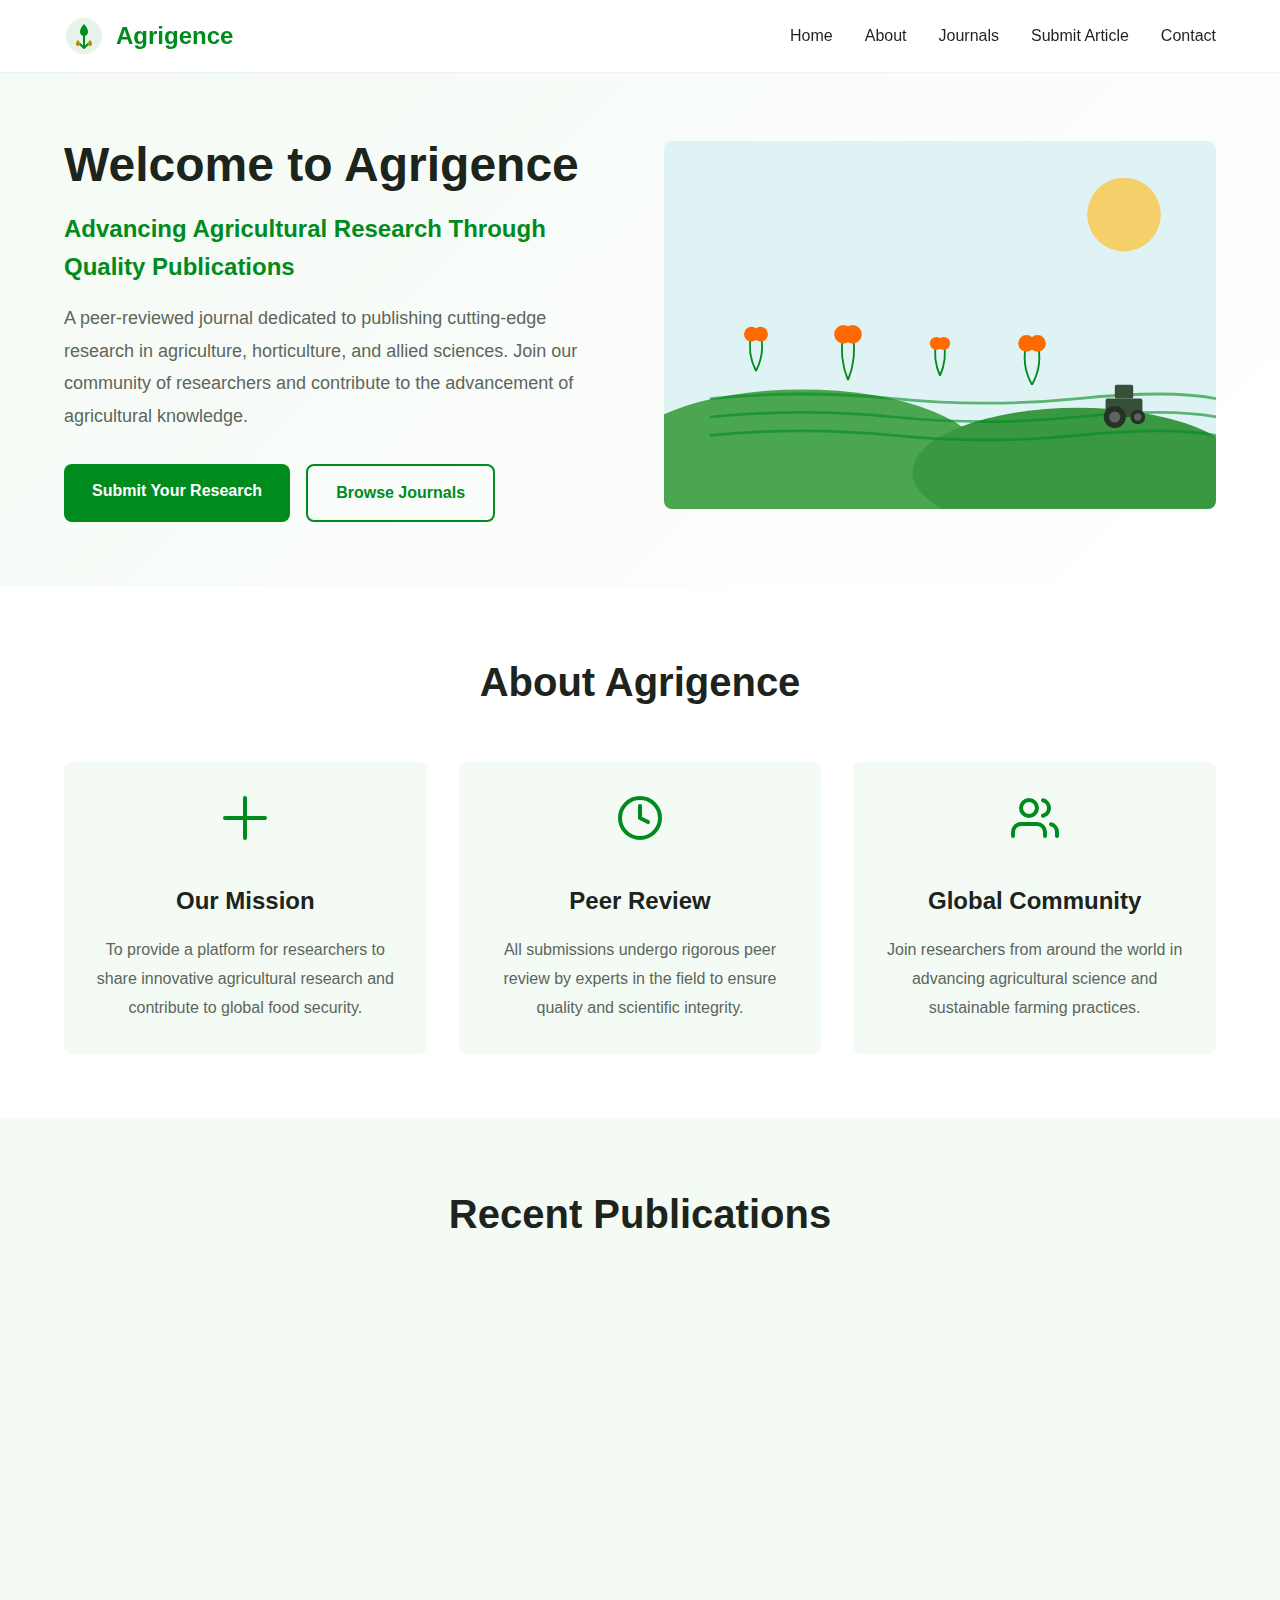
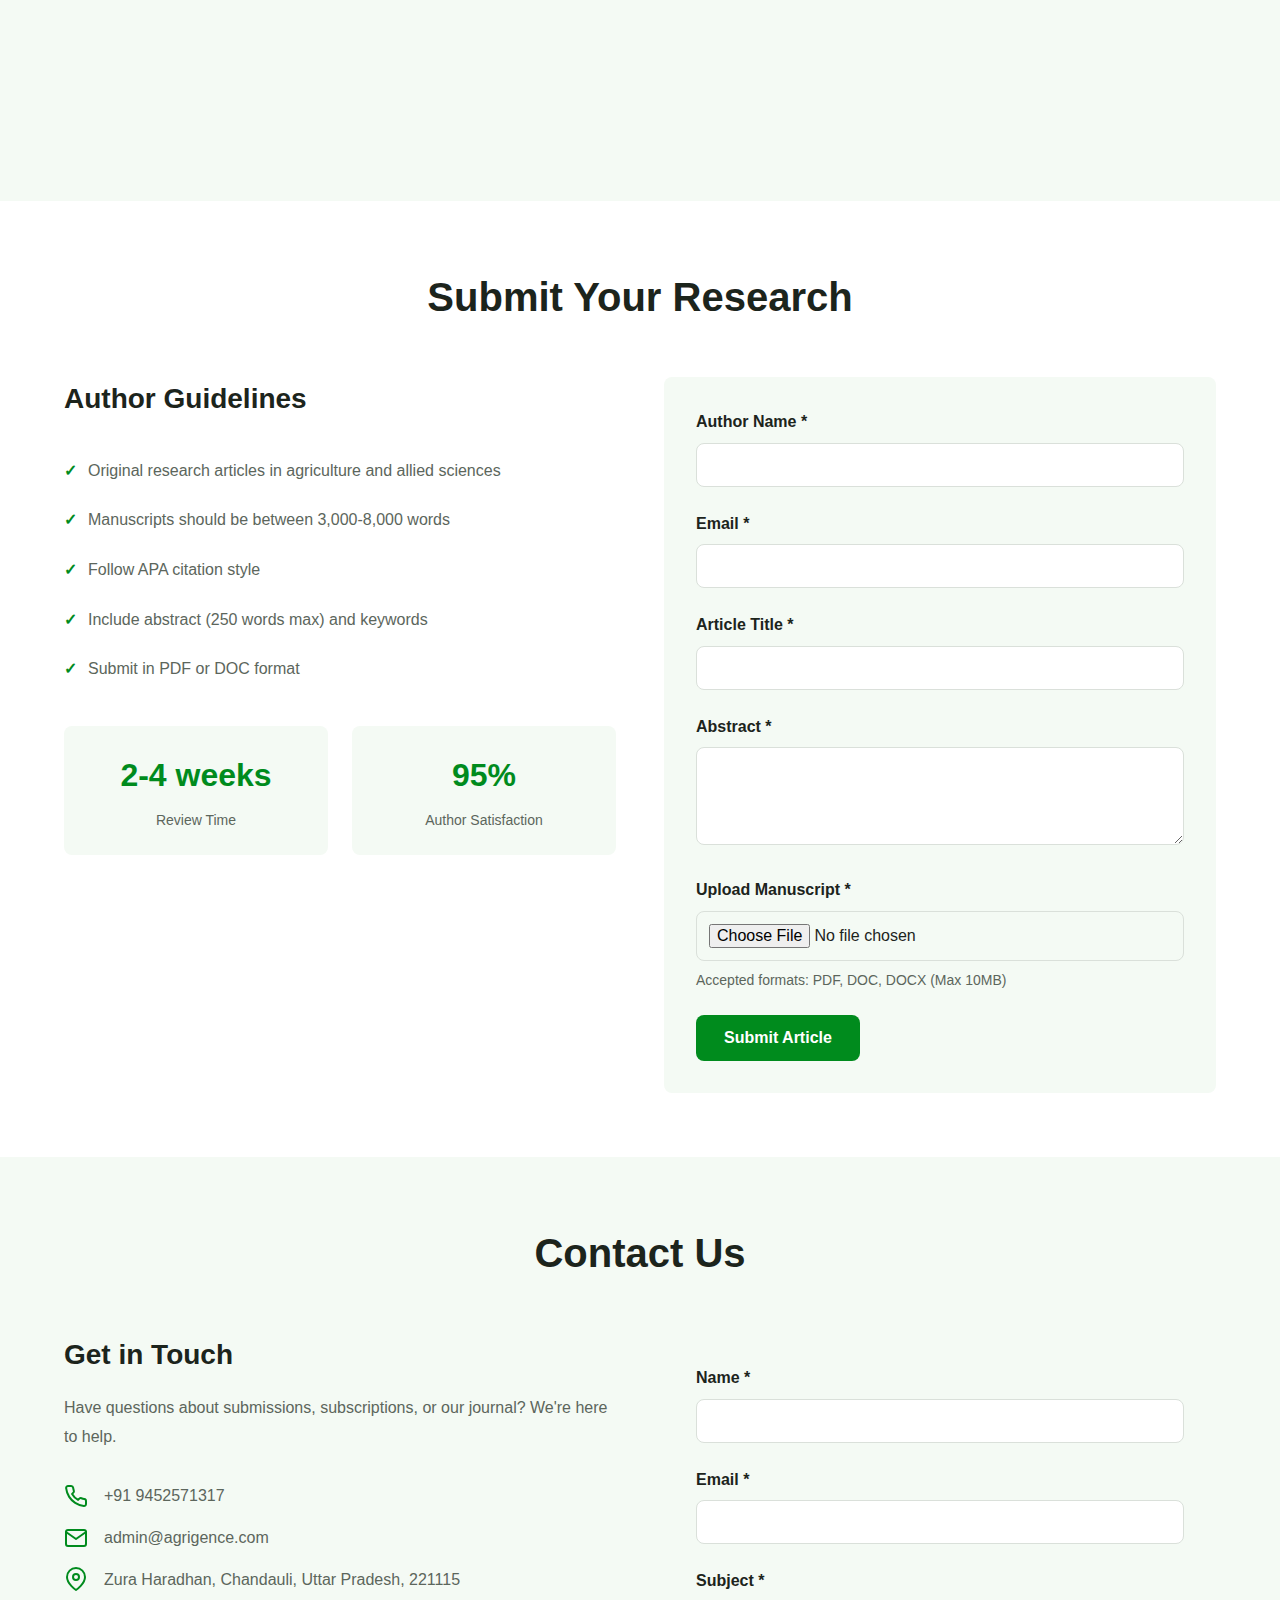
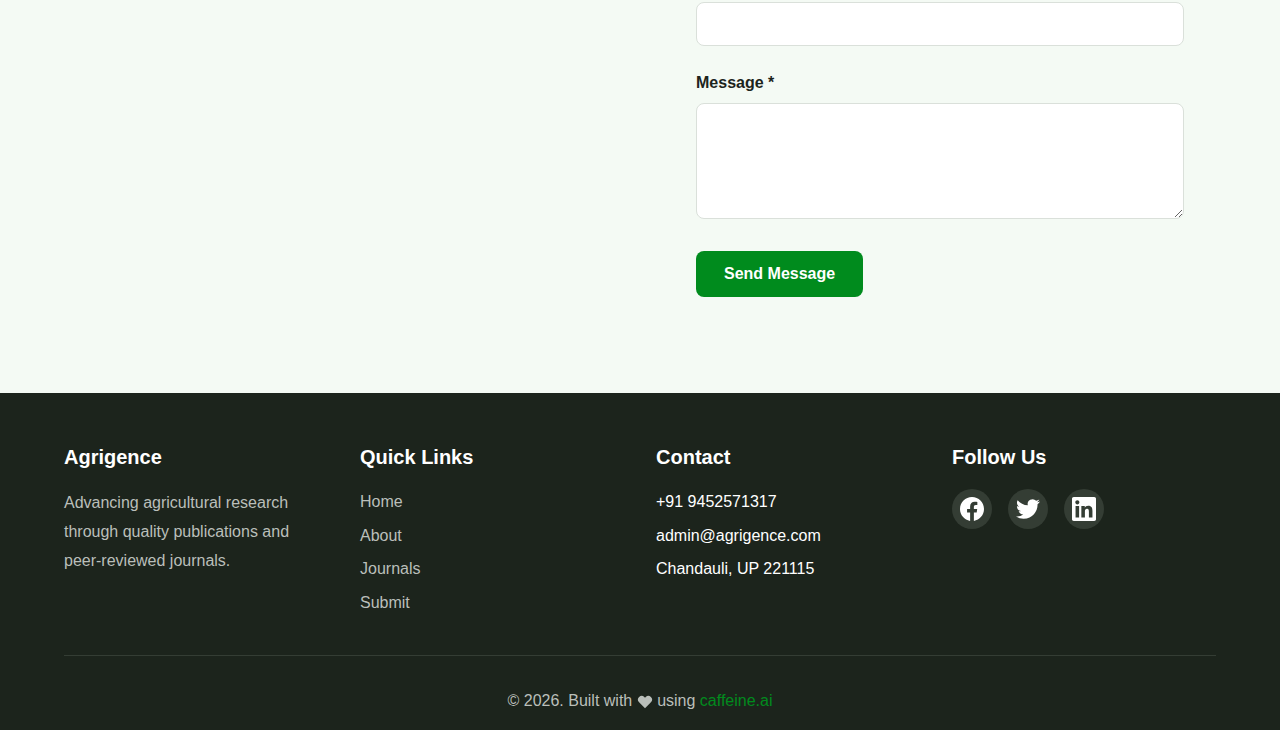
<file: src/frontend/offline-bundle/index.html>
<!DOCTYPE html>
<html lang="en">
<head>
    <meta charset="UTF-8">
    <meta name="viewport" content="width=device-width, initial-scale=1.0">
    <meta name="description" content="Agrigence - Agricultural Research Journal Platform">
    <title>Agrigence - Agricultural Research Journal</title>
    <link rel="stylesheet" href="./css/styles.css">
</head>
<body>
    <!-- Header -->
    <header class="header">
        <div class="container">
            <div class="header-content">
                <div class="logo">
                    <img src="./images/logo.svg" alt="Agrigence Logo" class="logo-image">
                    <span class="logo-text">Agrigence</span>
                </div>
                <nav class="nav" id="mainNav">
                    <ul class="nav-list">
                        <li><a href="#home" class="nav-link">Home</a></li>
                        <li><a href="#about" class="nav-link">About</a></li>
                        <li><a href="#journals" class="nav-link">Journals</a></li>
                        <li><a href="#submit" class="nav-link">Submit Article</a></li>
                        <li><a href="#contact" class="nav-link">Contact</a></li>
                    </ul>
                </nav>
                <button class="mobile-menu-toggle" id="mobileMenuToggle" aria-label="Toggle menu">
                    <span class="hamburger"></span>
                </button>
            </div>
        </div>
    </header>

    <!-- Hero Section -->
    <main>
        <section id="home" class="hero">
            <div class="container">
                <div class="hero-content">
                    <div class="hero-text">
                        <h1 class="hero-title">Welcome to Agrigence</h1>
                        <p class="hero-subtitle">Advancing Agricultural Research Through Quality Publications</p>
                        <p class="hero-description">
                            A peer-reviewed journal dedicated to publishing cutting-edge research in agriculture, 
                            horticulture, and allied sciences. Join our community of researchers and contribute 
                            to the advancement of agricultural knowledge.
                        </p>
                        <div class="hero-actions">
                            <a href="#submit" class="btn btn-primary">Submit Your Research</a>
                            <a href="#journals" class="btn btn-secondary">Browse Journals</a>
                        </div>
                    </div>
                    <div class="hero-image">
                        <img src="./images/hero-illustration.svg" alt="Agricultural Research Illustration">
                    </div>
                </div>
            </div>
        </section>

        <!-- About Section -->
        <section id="about" class="about">
            <div class="container">
                <h2 class="section-title">About Agrigence</h2>
                <div class="about-grid">
                    <div class="about-card">
                        <div class="about-icon">
                            <svg xmlns="http://www.w3.org/2000/svg" width="48" height="48" viewBox="0 0 24 24" fill="none" stroke="currentColor" stroke-width="2" stroke-linecap="round" stroke-linejoin="round">
                                <path d="M12 2v20M2 12h20"/>
                            </svg>
                        </div>
                        <h3>Our Mission</h3>
                        <p>To provide a platform for researchers to share innovative agricultural research and contribute to global food security.</p>
                    </div>
                    <div class="about-card">
                        <div class="about-icon">
                            <svg xmlns="http://www.w3.org/2000/svg" width="48" height="48" viewBox="0 0 24 24" fill="none" stroke="currentColor" stroke-width="2" stroke-linecap="round" stroke-linejoin="round">
                                <circle cx="12" cy="12" r="10"/>
                                <polyline points="12 6 12 12 16 14"/>
                            </svg>
                        </div>
                        <h3>Peer Review</h3>
                        <p>All submissions undergo rigorous peer review by experts in the field to ensure quality and scientific integrity.</p>
                    </div>
                    <div class="about-card">
                        <div class="about-icon">
                            <svg xmlns="http://www.w3.org/2000/svg" width="48" height="48" viewBox="0 0 24 24" fill="none" stroke="currentColor" stroke-width="2" stroke-linecap="round" stroke-linejoin="round">
                                <path d="M17 21v-2a4 4 0 0 0-4-4H5a4 4 0 0 0-4 4v2"/>
                                <circle cx="9" cy="7" r="4"/>
                                <path d="M23 21v-2a4 4 0 0 0-3-3.87"/>
                                <path d="M16 3.13a4 4 0 0 1 0 7.75"/>
                            </svg>
                        </div>
                        <h3>Global Community</h3>
                        <p>Join researchers from around the world in advancing agricultural science and sustainable farming practices.</p>
                    </div>
                </div>
            </div>
        </section>

        <!-- Journals Section -->
        <section id="journals" class="journals">
            <div class="container">
                <h2 class="section-title">Recent Publications</h2>
                <div class="journals-grid">
                    <article class="journal-card">
                        <div class="journal-image">
                            <img src="./images/journal-placeholder.svg" alt="Journal Cover">
                        </div>
                        <div class="journal-content">
                            <span class="journal-date">Volume 1, Issue 1 - 2024</span>
                            <h3>Sustainable Farming Practices</h3>
                            <p>Research on innovative sustainable farming techniques and their impact on crop yield and soil health.</p>
                            <a href="#" class="journal-link">Read More →</a>
                        </div>
                    </article>
                    <article class="journal-card">
                        <div class="journal-image">
                            <img src="./images/journal-placeholder.svg" alt="Journal Cover">
                        </div>
                        <div class="journal-content">
                            <span class="journal-date">Volume 1, Issue 2 - 2024</span>
                            <h3>Climate-Resilient Crops</h3>
                            <p>Studies on developing and cultivating crops that can withstand changing climate conditions.</p>
                            <a href="#" class="journal-link">Read More →</a>
                        </div>
                    </article>
                    <article class="journal-card">
                        <div class="journal-image">
                            <img src="./images/journal-placeholder.svg" alt="Journal Cover">
                        </div>
                        <div class="journal-content">
                            <span class="journal-date">Volume 1, Issue 3 - 2024</span>
                            <h3>Precision Agriculture</h3>
                            <p>Exploring the use of technology and data analytics in modern agricultural practices.</p>
                            <a href="#" class="journal-link">Read More →</a>
                        </div>
                    </article>
                </div>
            </div>
        </section>

        <!-- Submit Section -->
        <section id="submit" class="submit">
            <div class="container">
                <h2 class="section-title">Submit Your Research</h2>
                <div class="submit-content">
                    <div class="submit-info">
                        <h3>Author Guidelines</h3>
                        <ul class="guidelines-list">
                            <li>Original research articles in agriculture and allied sciences</li>
                            <li>Manuscripts should be between 3,000-8,000 words</li>
                            <li>Follow APA citation style</li>
                            <li>Include abstract (250 words max) and keywords</li>
                            <li>Submit in PDF or DOC format</li>
                        </ul>
                        <div class="submit-stats">
                            <div class="stat">
                                <span class="stat-number">2-4 weeks</span>
                                <span class="stat-label">Review Time</span>
                            </div>
                            <div class="stat">
                                <span class="stat-number">95%</span>
                                <span class="stat-label">Author Satisfaction</span>
                            </div>
                        </div>
                    </div>
                    <form class="submit-form" id="submitForm">
                        <div class="form-group">
                            <label for="authorName">Author Name *</label>
                            <input type="text" id="authorName" name="authorName" required>
                        </div>
                        <div class="form-group">
                            <label for="email">Email *</label>
                            <input type="email" id="email" name="email" required>
                        </div>
                        <div class="form-group">
                            <label for="title">Article Title *</label>
                            <input type="text" id="title" name="title" required>
                        </div>
                        <div class="form-group">
                            <label for="abstract">Abstract *</label>
                            <textarea id="abstract" name="abstract" rows="4" required></textarea>
                        </div>
                        <div class="form-group">
                            <label for="file">Upload Manuscript *</label>
                            <input type="file" id="file" name="file" accept=".pdf,.doc,.docx" required>
                            <small>Accepted formats: PDF, DOC, DOCX (Max 10MB)</small>
                        </div>
                        <button type="submit" class="btn btn-primary">Submit Article</button>
                    </form>
                </div>
            </div>
        </section>

        <!-- Contact Section -->
        <section id="contact" class="contact">
            <div class="container">
                <h2 class="section-title">Contact Us</h2>
                <div class="contact-grid">
                    <div class="contact-info">
                        <h3>Get in Touch</h3>
                        <p>Have questions about submissions, subscriptions, or our journal? We're here to help.</p>
                        <div class="contact-details">
                            <div class="contact-item">
                                <svg xmlns="http://www.w3.org/2000/svg" width="24" height="24" viewBox="0 0 24 24" fill="none" stroke="currentColor" stroke-width="2" stroke-linecap="round" stroke-linejoin="round">
                                    <path d="M22 16.92v3a2 2 0 0 1-2.18 2 19.79 19.79 0 0 1-8.63-3.07 19.5 19.5 0 0 1-6-6 19.79 19.79 0 0 1-3.07-8.67A2 2 0 0 1 4.11 2h3a2 2 0 0 1 2 1.72 12.84 12.84 0 0 0 .7 2.81 2 2 0 0 1-.45 2.11L8.09 9.91a16 16 0 0 0 6 6l1.27-1.27a2 2 0 0 1 2.11-.45 12.84 12.84 0 0 0 2.81.7A2 2 0 0 1 22 16.92z"/>
                                </svg>
                                <span>+91 9452571317</span>
                            </div>
                            <div class="contact-item">
                                <svg xmlns="http://www.w3.org/2000/svg" width="24" height="24" viewBox="0 0 24 24" fill="none" stroke="currentColor" stroke-width="2" stroke-linecap="round" stroke-linejoin="round">
                                    <path d="M4 4h16c1.1 0 2 .9 2 2v12c0 1.1-.9 2-2 2H4c-1.1 0-2-.9-2-2V6c0-1.1.9-2 2-2z"/>
                                    <polyline points="22,6 12,13 2,6"/>
                                </svg>
                                <span>admin@agrigence.com</span>
                            </div>
                            <div class="contact-item">
                                <svg xmlns="http://www.w3.org/2000/svg" width="24" height="24" viewBox="0 0 24 24" fill="none" stroke="currentColor" stroke-width="2" stroke-linecap="round" stroke-linejoin="round">
                                    <path d="M21 10c0 7-9 13-9 13s-9-6-9-13a9 9 0 0 1 18 0z"/>
                                    <circle cx="12" cy="10" r="3"/>
                                </svg>
                                <span>Zura Haradhan, Chandauli, Uttar Pradesh, 221115</span>
                            </div>
                        </div>
                    </div>
                    <form class="contact-form" id="contactForm">
                        <div class="form-group">
                            <label for="contactName">Name *</label>
                            <input type="text" id="contactName" name="contactName" required>
                        </div>
                        <div class="form-group">
                            <label for="contactEmail">Email *</label>
                            <input type="email" id="contactEmail" name="contactEmail" required>
                        </div>
                        <div class="form-group">
                            <label for="subject">Subject *</label>
                            <input type="text" id="subject" name="subject" required>
                        </div>
                        <div class="form-group">
                            <label for="message">Message *</label>
                            <textarea id="message" name="message" rows="5" required></textarea>
                        </div>
                        <button type="submit" class="btn btn-primary">Send Message</button>
                    </form>
                </div>
            </div>
        </section>
    </main>

    <!-- Footer -->
    <footer class="footer">
        <div class="container">
            <div class="footer-content">
                <div class="footer-section">
                    <h4>Agrigence</h4>
                    <p>Advancing agricultural research through quality publications and peer-reviewed journals.</p>
                </div>
                <div class="footer-section">
                    <h4>Quick Links</h4>
                    <ul class="footer-links">
                        <li><a href="#home">Home</a></li>
                        <li><a href="#about">About</a></li>
                        <li><a href="#journals">Journals</a></li>
                        <li><a href="#submit">Submit</a></li>
                    </ul>
                </div>
                <div class="footer-section">
                    <h4>Contact</h4>
                    <ul class="footer-links">
                        <li>+91 9452571317</li>
                        <li>admin@agrigence.com</li>
                        <li>Chandauli, UP 221115</li>
                    </ul>
                </div>
                <div class="footer-section">
                    <h4>Follow Us</h4>
                    <div class="social-links">
                        <a href="#" aria-label="Facebook">
                            <svg xmlns="http://www.w3.org/2000/svg" width="24" height="24" viewBox="0 0 24 24" fill="currentColor">
                                <path d="M24 12.073c0-6.627-5.373-12-12-12s-12 5.373-12 12c0 5.99 4.388 10.954 10.125 11.854v-8.385H7.078v-3.47h3.047V9.43c0-3.007 1.792-4.669 4.533-4.669 1.312 0 2.686.235 2.686.235v2.953H15.83c-1.491 0-1.956.925-1.956 1.874v2.25h3.328l-.532 3.47h-2.796v8.385C19.612 23.027 24 18.062 24 12.073z"/>
                            </svg>
                        </a>
                        <a href="#" aria-label="Twitter">
                            <svg xmlns="http://www.w3.org/2000/svg" width="24" height="24" viewBox="0 0 24 24" fill="currentColor">
                                <path d="M23.953 4.57a10 10 0 01-2.825.775 4.958 4.958 0 002.163-2.723c-.951.555-2.005.959-3.127 1.184a4.92 4.92 0 00-8.384 4.482C7.69 8.095 4.067 6.13 1.64 3.162a4.822 4.822 0 00-.666 2.475c0 1.71.87 3.213 2.188 4.096a4.904 4.904 0 01-2.228-.616v.06a4.923 4.923 0 003.946 4.827 4.996 4.996 0 01-2.212.085 4.936 4.936 0 004.604 3.417 9.867 9.867 0 01-6.102 2.105c-.39 0-.779-.023-1.17-.067a13.995 13.995 0 007.557 2.209c9.053 0 13.998-7.496 13.998-13.985 0-.21 0-.42-.015-.63A9.935 9.935 0 0024 4.59z"/>
                            </svg>
                        </a>
                        <a href="#" aria-label="LinkedIn">
                            <svg xmlns="http://www.w3.org/2000/svg" width="24" height="24" viewBox="0 0 24 24" fill="currentColor">
                                <path d="M20.447 20.452h-3.554v-5.569c0-1.328-.027-3.037-1.852-3.037-1.853 0-2.136 1.445-2.136 2.939v5.667H9.351V9h3.414v1.561h.046c.477-.9 1.637-1.85 3.37-1.85 3.601 0 4.267 2.37 4.267 5.455v6.286zM5.337 7.433c-1.144 0-2.063-.926-2.063-2.065 0-1.138.92-2.063 2.063-2.063 1.14 0 2.064.925 2.064 2.063 0 1.139-.925 2.065-2.064 2.065zm1.782 13.019H3.555V9h3.564v11.452zM22.225 0H1.771C.792 0 0 .774 0 1.729v20.542C0 23.227.792 24 1.771 24h20.451C23.2 24 24 23.227 24 22.271V1.729C24 .774 23.2 0 22.222 0h.003z"/>
                            </svg>
                        </a>
                    </div>
                </div>
            </div>
            <div class="footer-bottom">
                <p>&copy; 2026. Built with <svg xmlns="http://www.w3.org/2000/svg" width="16" height="16" viewBox="0 0 24 24" fill="currentColor" style="display: inline; vertical-align: middle;">
                    <path d="M20.84 4.61a5.5 5.5 0 0 0-7.78 0L12 5.67l-1.06-1.06a5.5 5.5 0 0 0-7.78 7.78l1.06 1.06L12 21.23l7.78-7.78 1.06-1.06a5.5 5.5 0 0 0 0-7.78z"/>
                </svg> using <a href="https://caffeine.ai" target="_blank" rel="noopener noreferrer">caffeine.ai</a></p>
            </div>
        </div>
    </footer>

    <script src="./js/app.js" defer></script>
</body>
</html>
</file>
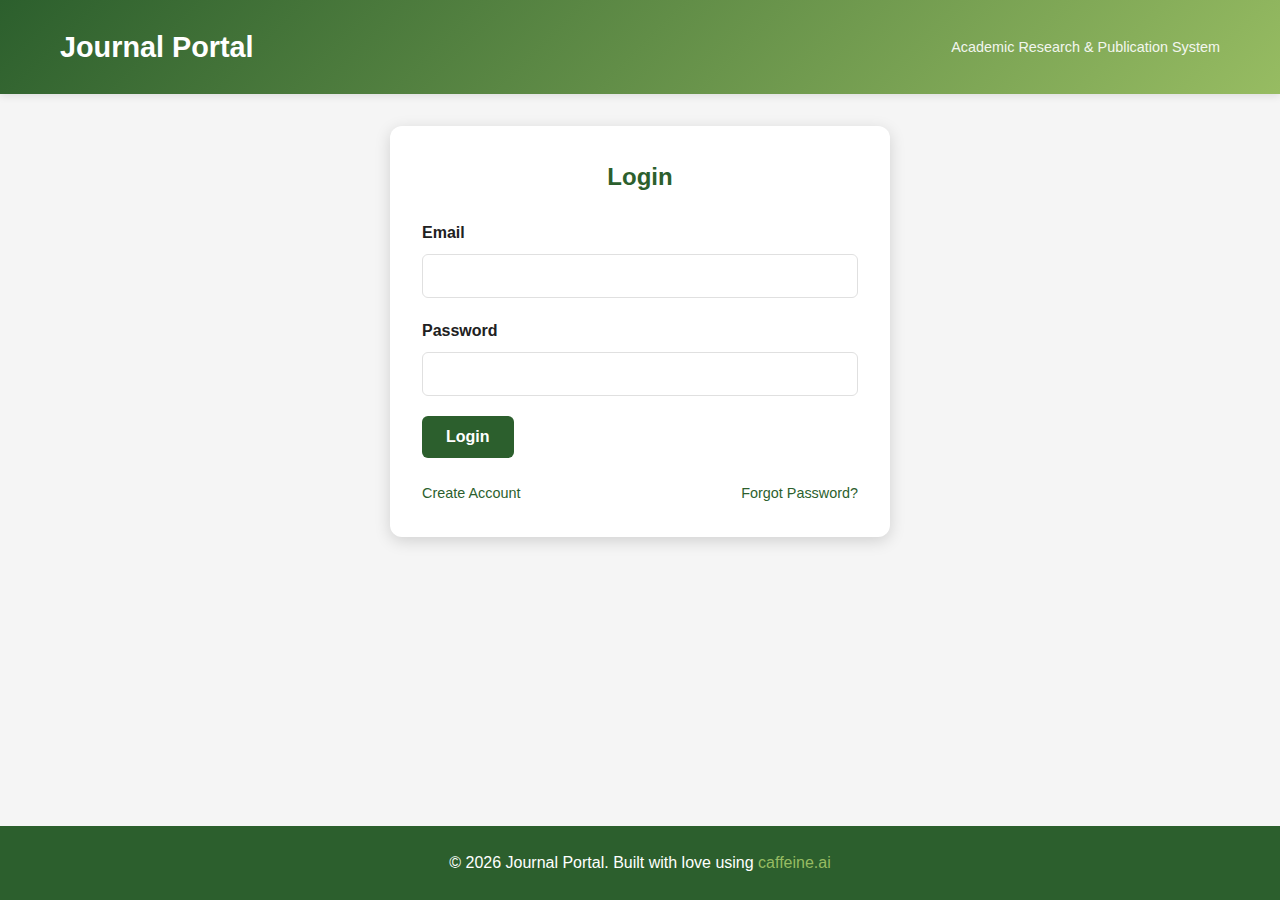
<file: src/frontend/project/index.html>
<!DOCTYPE html>
<html lang="en">
<head>
    <meta charset="UTF-8">
    <meta name="viewport" content="width=device-width, initial-scale=1.0">
    <title>Journal Portal - Login</title>
    <link rel="stylesheet" href="./css/main.css">
</head>
<body>
    <div class="app-container">
        <header class="app-header">
            <div class="container">
                <h1 class="logo">Journal Portal</h1>
                <p class="tagline">Academic Research & Publication System</p>
            </div>
        </header>

        <main class="main-content">
            <div class="container">
                <!-- Login View -->
                <div id="login-view" class="auth-card">
                    <h2>Login</h2>
                    <form id="login-form">
                        <div class="form-group">
                            <label for="login-email">Email</label>
                            <input type="email" id="login-email" required>
                        </div>
                        <div class="form-group">
                            <label for="login-password">Password</label>
                            <input type="password" id="login-password" required>
                        </div>
                        <div class="message-area" id="login-message"></div>
                        <button type="submit" class="btn btn-primary">Login</button>
                        <div class="auth-links">
                            <a href="#" id="show-register">Create Account</a>
                            <a href="#" id="show-forgot">Forgot Password?</a>
                        </div>
                    </form>
                </div>

                <!-- Register View -->
                <div id="register-view" class="auth-card" style="display: none;">
                    <h2>Create Account</h2>
                    <form id="register-form">
                        <div class="form-group">
                            <label for="register-name">Full Name</label>
                            <input type="text" id="register-name" required>
                        </div>
                        <div class="form-group">
                            <label for="register-email">Email</label>
                            <input type="email" id="register-email" required>
                        </div>
                        <div class="form-group">
                            <label for="register-phone">Phone</label>
                            <input type="tel" id="register-phone" required>
                        </div>
                        <div class="form-group">
                            <label for="register-dob">Date of Birth</label>
                            <input type="date" id="register-dob" required>
                        </div>
                        <div class="form-group">
                            <label for="register-gender">Gender</label>
                            <select id="register-gender" required>
                                <option value="">Select Gender</option>
                                <option value="Male">Male</option>
                                <option value="Female">Female</option>
                                <option value="Other">Other</option>
                            </select>
                        </div>
                        <div class="form-group">
                            <label for="register-occupation">Occupation Type</label>
                            <select id="register-occupation" required>
                                <option value="">Select Occupation</option>
                                <option value="Student">Student</option>
                                <option value="Researcher">Researcher</option>
                                <option value="Professor">Professor</option>
                                <option value="Farmer">Farmer</option>
                                <option value="Agri-Entrepreneur">Agri-Entrepreneur</option>
                                <option value="Other">Other</option>
                            </select>
                        </div>
                        <div class="form-group">
                            <label for="register-organization">Organization</label>
                            <input type="text" id="register-organization">
                        </div>
                        <div class="form-group">
                            <label for="register-address">Address</label>
                            <textarea id="register-address" rows="3"></textarea>
                        </div>
                        <div class="form-group">
                            <label for="register-password">Password</label>
                            <input type="password" id="register-password" required>
                        </div>
                        <div class="form-group">
                            <label for="register-confirm-password">Confirm Password</label>
                            <input type="password" id="register-confirm-password" required>
                        </div>
                        <div class="message-area" id="register-message"></div>
                        <button type="submit" class="btn btn-primary">Register</button>
                        <div class="auth-links">
                            <a href="#" id="show-login-from-register">Already have an account? Login</a>
                        </div>
                    </form>
                </div>

                <!-- Forgot Password View -->
                <div id="forgot-view" class="auth-card" style="display: none;">
                    <h2>Reset Password</h2>
                    <p class="help-text">Enter your details to reset your password</p>
                    <form id="forgot-form">
                        <div class="form-group">
                            <label for="forgot-email">Email</label>
                            <input type="email" id="forgot-email" required>
                        </div>
                        <div class="form-group">
                            <label for="forgot-phone">Phone</label>
                            <input type="tel" id="forgot-phone" required>
                        </div>
                        <div class="form-group">
                            <label for="forgot-dob">Date of Birth</label>
                            <input type="date" id="forgot-dob" required>
                        </div>
                        <div class="form-group">
                            <label for="forgot-occupation">Occupation</label>
                            <select id="forgot-occupation" required>
                                <option value="">Select Occupation</option>
                                <option value="Student">Student</option>
                                <option value="Researcher">Researcher</option>
                                <option value="Professor">Professor</option>
                                <option value="Farmer">Farmer</option>
                                <option value="Agri-Entrepreneur">Agri-Entrepreneur</option>
                                <option value="Other">Other</option>
                            </select>
                        </div>
                        <div class="message-area" id="forgot-message"></div>
                        <button type="submit" class="btn btn-primary">Verify & Reset</button>
                        <div class="auth-links">
                            <a href="#" id="show-login-from-forgot">Back to Login</a>
                        </div>
                    </form>

                    <!-- New Password Form (shown after verification) -->
                    <form id="new-password-form" style="display: none;">
                        <div class="form-group">
                            <label for="new-password">New Password</label>
                            <input type="password" id="new-password" required>
                        </div>
                        <div class="form-group">
                            <label for="confirm-new-password">Confirm New Password</label>
                            <input type="password" id="confirm-new-password" required>
                        </div>
                        <div class="message-area" id="new-password-message"></div>
                        <button type="submit" class="btn btn-primary">Set New Password</button>
                    </form>
                </div>
            </div>
        </main>

        <footer class="app-footer">
            <div class="container">
                <p>&copy; 2026 Journal Portal. Built with love using <a href="https://caffeine.ai" target="_blank">caffeine.ai</a></p>
            </div>
        </footer>
    </div>

    <script src="./js/db.js"></script>
    <script src="./js/auth.js"></script>
    <script src="./js/main.js"></script>
</body>
</html>
</file>
<file: src/frontend/offline-bundle/css/styles.css>
/* Reset and Base Styles */
* {
    margin: 0;
    padding: 0;
    box-sizing: border-box;
}

:root {
    --color-primary: oklch(0.55 0.18 145);
    --color-primary-dark: oklch(0.45 0.18 145);
    --color-secondary: oklch(0.65 0.15 85);
    --color-accent: oklch(0.70 0.20 45);
    --color-background: oklch(0.98 0.01 145);
    --color-surface: oklch(1.0 0 0);
    --color-text: oklch(0.25 0.02 145);
    --color-text-muted: oklch(0.50 0.02 145);
    --color-border: oklch(0.90 0.01 145);
    --shadow-sm: 0 1px 2px 0 rgb(0 0 0 / 0.05);
    --shadow-md: 0 4px 6px -1px rgb(0 0 0 / 0.1);
    --shadow-lg: 0 10px 15px -3px rgb(0 0 0 / 0.1);
    --radius: 8px;
    --transition: all 0.3s ease;
}

html {
    scroll-behavior: smooth;
}

body {
    font-family: -apple-system, BlinkMacSystemFont, 'Segoe UI', Roboto, 'Helvetica Neue', Arial, sans-serif;
    line-height: 1.6;
    color: var(--color-text);
    background-color: var(--color-background);
}

.container {
    max-width: 1200px;
    margin: 0 auto;
    padding: 0 1.5rem;
}

/* Header */
.header {
    background-color: var(--color-surface);
    box-shadow: var(--shadow-sm);
    position: sticky;
    top: 0;
    z-index: 1000;
}

.header-content {
    display: flex;
    align-items: center;
    justify-content: space-between;
    padding: 1rem 0;
}

.logo {
    display: flex;
    align-items: center;
    gap: 0.75rem;
    text-decoration: none;
    color: var(--color-text);
}

.logo-image {
    width: 40px;
    height: 40px;
}

.logo-text {
    font-size: 1.5rem;
    font-weight: 700;
    color: var(--color-primary);
}

.nav-list {
    display: flex;
    list-style: none;
    gap: 2rem;
}

.nav-link {
    text-decoration: none;
    color: var(--color-text);
    font-weight: 500;
    transition: var(--transition);
    position: relative;
}

.nav-link:hover {
    color: var(--color-primary);
}

.nav-link::after {
    content: '';
    position: absolute;
    bottom: -4px;
    left: 0;
    width: 0;
    height: 2px;
    background-color: var(--color-primary);
    transition: width 0.3s ease;
}

.nav-link:hover::after {
    width: 100%;
}

.mobile-menu-toggle {
    display: none;
    background: none;
    border: none;
    cursor: pointer;
    padding: 0.5rem;
}

.hamburger {
    display: block;
    width: 24px;
    height: 2px;
    background-color: var(--color-text);
    position: relative;
    transition: var(--transition);
}

.hamburger::before,
.hamburger::after {
    content: '';
    position: absolute;
    width: 24px;
    height: 2px;
    background-color: var(--color-text);
    transition: var(--transition);
}

.hamburger::before {
    top: -8px;
}

.hamburger::after {
    bottom: -8px;
}

/* Hero Section */
.hero {
    padding: 4rem 0;
    background: linear-gradient(135deg, var(--color-background) 0%, var(--color-surface) 100%);
}

.hero-content {
    display: grid;
    grid-template-columns: 1fr 1fr;
    gap: 3rem;
    align-items: center;
}

.hero-title {
    font-size: 3rem;
    font-weight: 800;
    color: var(--color-text);
    margin-bottom: 1rem;
    line-height: 1.2;
}

.hero-subtitle {
    font-size: 1.5rem;
    color: var(--color-primary);
    margin-bottom: 1rem;
    font-weight: 600;
}

.hero-description {
    font-size: 1.125rem;
    color: var(--color-text-muted);
    margin-bottom: 2rem;
    line-height: 1.8;
}

.hero-actions {
    display: flex;
    gap: 1rem;
    flex-wrap: wrap;
}

.hero-image img {
    width: 100%;
    height: auto;
    border-radius: var(--radius);
}

/* Buttons */
.btn {
    display: inline-block;
    padding: 0.875rem 1.75rem;
    border-radius: var(--radius);
    text-decoration: none;
    font-weight: 600;
    transition: var(--transition);
    border: none;
    cursor: pointer;
    font-size: 1rem;
}

.btn-primary {
    background-color: var(--color-primary);
    color: white;
}

.btn-primary:hover {
    background-color: var(--color-primary-dark);
    transform: translateY(-2px);
    box-shadow: var(--shadow-md);
}

.btn-secondary {
    background-color: transparent;
    color: var(--color-primary);
    border: 2px solid var(--color-primary);
}

.btn-secondary:hover {
    background-color: var(--color-primary);
    color: white;
}

/* Section Styles */
section {
    padding: 4rem 0;
}

.section-title {
    font-size: 2.5rem;
    font-weight: 700;
    text-align: center;
    margin-bottom: 3rem;
    color: var(--color-text);
}

/* About Section */
.about {
    background-color: var(--color-surface);
}

.about-grid {
    display: grid;
    grid-template-columns: repeat(auto-fit, minmax(300px, 1fr));
    gap: 2rem;
}

.about-card {
    padding: 2rem;
    background-color: var(--color-background);
    border-radius: var(--radius);
    text-align: center;
    transition: var(--transition);
}

.about-card:hover {
    transform: translateY(-8px);
    box-shadow: var(--shadow-lg);
}

.about-icon {
    width: 64px;
    height: 64px;
    margin: 0 auto 1.5rem;
    color: var(--color-primary);
}

.about-card h3 {
    font-size: 1.5rem;
    margin-bottom: 1rem;
    color: var(--color-text);
}

.about-card p {
    color: var(--color-text-muted);
    line-height: 1.8;
}

/* Journals Section */
.journals-grid {
    display: grid;
    grid-template-columns: repeat(auto-fit, minmax(320px, 1fr));
    gap: 2rem;
}

.journal-card {
    background-color: var(--color-surface);
    border-radius: var(--radius);
    overflow: hidden;
    box-shadow: var(--shadow-sm);
    transition: var(--transition);
}

.journal-card:hover {
    box-shadow: var(--shadow-lg);
    transform: translateY(-4px);
}

.journal-image {
    width: 100%;
    height: 200px;
    background-color: var(--color-border);
    display: flex;
    align-items: center;
    justify-content: center;
}

.journal-image img {
    width: 100%;
    height: 100%;
    object-fit: cover;
}

.journal-content {
    padding: 1.5rem;
}

.journal-date {
    display: inline-block;
    font-size: 0.875rem;
    color: var(--color-primary);
    font-weight: 600;
    margin-bottom: 0.5rem;
}

.journal-card h3 {
    font-size: 1.25rem;
    margin-bottom: 0.75rem;
    color: var(--color-text);
}

.journal-card p {
    color: var(--color-text-muted);
    margin-bottom: 1rem;
    line-height: 1.6;
}

.journal-link {
    color: var(--color-primary);
    text-decoration: none;
    font-weight: 600;
    transition: var(--transition);
}

.journal-link:hover {
    color: var(--color-primary-dark);
}

/* Submit Section */
.submit {
    background-color: var(--color-surface);
}

.submit-content {
    display: grid;
    grid-template-columns: 1fr 1fr;
    gap: 3rem;
}

.submit-info h3 {
    font-size: 1.75rem;
    margin-bottom: 1.5rem;
    color: var(--color-text);
}

.guidelines-list {
    list-style: none;
    margin-bottom: 2rem;
}

.guidelines-list li {
    padding: 0.75rem 0;
    padding-left: 1.5rem;
    position: relative;
    color: var(--color-text-muted);
}

.guidelines-list li::before {
    content: '✓';
    position: absolute;
    left: 0;
    color: var(--color-primary);
    font-weight: bold;
}

.submit-stats {
    display: grid;
    grid-template-columns: 1fr 1fr;
    gap: 1.5rem;
    margin-top: 2rem;
}

.stat {
    text-align: center;
    padding: 1.5rem;
    background-color: var(--color-background);
    border-radius: var(--radius);
}

.stat-number {
    display: block;
    font-size: 2rem;
    font-weight: 700;
    color: var(--color-primary);
    margin-bottom: 0.5rem;
}

.stat-label {
    display: block;
    color: var(--color-text-muted);
    font-size: 0.875rem;
}

/* Forms */
.submit-form,
.contact-form {
    background-color: var(--color-background);
    padding: 2rem;
    border-radius: var(--radius);
}

.form-group {
    margin-bottom: 1.5rem;
}

.form-group label {
    display: block;
    margin-bottom: 0.5rem;
    font-weight: 600;
    color: var(--color-text);
}

.form-group input,
.form-group textarea {
    width: 100%;
    padding: 0.75rem;
    border: 1px solid var(--color-border);
    border-radius: var(--radius);
    font-size: 1rem;
    font-family: inherit;
    transition: var(--transition);
}

.form-group input:focus,
.form-group textarea:focus {
    outline: none;
    border-color: var(--color-primary);
    box-shadow: 0 0 0 3px oklch(0.55 0.18 145 / 0.1);
}

.form-group small {
    display: block;
    margin-top: 0.5rem;
    color: var(--color-text-muted);
    font-size: 0.875rem;
}

/* Contact Section */
.contact-grid {
    display: grid;
    grid-template-columns: 1fr 1fr;
    gap: 3rem;
}

.contact-info h3 {
    font-size: 1.75rem;
    margin-bottom: 1rem;
    color: var(--color-text);
}

.contact-info p {
    color: var(--color-text-muted);
    margin-bottom: 2rem;
    line-height: 1.8;
}

.contact-details {
    display: flex;
    flex-direction: column;
    gap: 1rem;
}

.contact-item {
    display: flex;
    align-items: center;
    gap: 1rem;
    color: var(--color-text-muted);
}

.contact-item svg {
    color: var(--color-primary);
    flex-shrink: 0;
}

/* Footer */
.footer {
    background-color: var(--color-text);
    color: white;
    padding: 3rem 0 1rem;
}

.footer-content {
    display: grid;
    grid-template-columns: repeat(auto-fit, minmax(250px, 1fr));
    gap: 2rem;
    margin-bottom: 2rem;
}

.footer-section h4 {
    font-size: 1.25rem;
    margin-bottom: 1rem;
    color: white;
}

.footer-section p {
    color: oklch(0.80 0.01 145);
    line-height: 1.8;
}

.footer-links {
    list-style: none;
}

.footer-links li {
    margin-bottom: 0.5rem;
}

.footer-links a {
    color: oklch(0.80 0.01 145);
    text-decoration: none;
    transition: var(--transition);
}

.footer-links a:hover {
    color: white;
}

.social-links {
    display: flex;
    gap: 1rem;
}

.social-links a {
    width: 40px;
    height: 40px;
    display: flex;
    align-items: center;
    justify-content: center;
    background-color: oklch(0.35 0.02 145);
    border-radius: 50%;
    color: white;
    transition: var(--transition);
}

.social-links a:hover {
    background-color: var(--color-primary);
    transform: translateY(-2px);
}

.footer-bottom {
    text-align: center;
    padding-top: 2rem;
    border-top: 1px solid oklch(0.35 0.02 145);
    color: oklch(0.80 0.01 145);
}

.footer-bottom a {
    color: var(--color-primary);
    text-decoration: none;
}

.footer-bottom a:hover {
    text-decoration: underline;
}

/* Responsive Design */
@media (max-width: 768px) {
    .mobile-menu-toggle {
        display: block;
    }

    .nav {
        position: absolute;
        top: 100%;
        left: 0;
        right: 0;
        background-color: var(--color-surface);
        box-shadow: var(--shadow-md);
        max-height: 0;
        overflow: hidden;
        transition: max-height 0.3s ease;
    }

    .nav.active {
        max-height: 400px;
    }

    .nav-list {
        flex-direction: column;
        padding: 1rem;
        gap: 0;
    }

    .nav-list li {
        padding: 0.75rem 0;
        border-bottom: 1px solid var(--color-border);
    }

    .nav-list li:last-child {
        border-bottom: none;
    }

    .hero-content {
        grid-template-columns: 1fr;
    }

    .hero-title {
        font-size: 2rem;
    }

    .hero-subtitle {
        font-size: 1.25rem;
    }

    .submit-content,
    .contact-grid {
        grid-template-columns: 1fr;
    }

    .section-title {
        font-size: 2rem;
    }
}

@media (max-width: 480px) {
    .hero-title {
        font-size: 1.75rem;
    }

    .hero-actions {
        flex-direction: column;
    }

    .btn {
        width: 100%;
        text-align: center;
    }

    .submit-stats {
        grid-template-columns: 1fr;
    }
}

/* Animations */
@keyframes fadeIn {
    from {
        opacity: 0;
        transform: translateY(20px);
    }
    to {
        opacity: 1;
        transform: translateY(0);
    }
}

.hero-content,
.about-card,
.journal-card {
    animation: fadeIn 0.6s ease-out;
}

/* Print Styles */
@media print {
    .header,
    .footer,
    .mobile-menu-toggle,
    .btn {
        display: none;
    }

    body {
        background-color: white;
    }
}
</file>
<file: src/frontend/project/css/main.css>
/* Reset and Base Styles */
* {
    margin: 0;
    padding: 0;
    box-sizing: border-box;
}

:root {
    --primary-color: #2c5f2d;
    --primary-hover: #1e4620;
    --secondary-color: #97bc62;
    --accent-color: #f4a261;
    --success-color: #4caf50;
    --warning-color: #ff9800;
    --error-color: #f44336;
    --text-primary: #212121;
    --text-secondary: #757575;
    --bg-primary: #ffffff;
    --bg-secondary: #f5f5f5;
    --border-color: #e0e0e0;
    --shadow: 0 2px 8px rgba(0, 0, 0, 0.1);
    --shadow-lg: 0 4px 16px rgba(0, 0, 0, 0.15);
}

body {
    font-family: -apple-system, BlinkMacSystemFont, 'Segoe UI', Roboto, 'Helvetica Neue', Arial, sans-serif;
    line-height: 1.6;
    color: var(--text-primary);
    background-color: var(--bg-secondary);
}

.app-container {
    min-height: 100vh;
    display: flex;
    flex-direction: column;
}

.container {
    max-width: 1200px;
    margin: 0 auto;
    padding: 0 20px;
    width: 100%;
}

/* Header */
.app-header {
    background: linear-gradient(135deg, var(--primary-color), var(--secondary-color));
    color: white;
    padding: 1.5rem 0;
    box-shadow: var(--shadow);
}

.app-header .container {
    display: flex;
    justify-content: space-between;
    align-items: center;
    flex-wrap: wrap;
}

.logo {
    font-size: 1.8rem;
    font-weight: 700;
    margin: 0;
}

.tagline {
    font-size: 0.9rem;
    opacity: 0.9;
    margin: 0;
}

.header-actions {
    display: flex;
    align-items: center;
    gap: 1rem;
}

.user-name {
    font-weight: 600;
    font-size: 1rem;
}

/* Main Content */
.main-content {
    flex: 1;
    padding: 2rem 0;
}

.page-title {
    font-size: 2rem;
    color: var(--primary-color);
    margin-bottom: 2rem;
    border-bottom: 3px solid var(--secondary-color);
    padding-bottom: 0.5rem;
}

/* Auth Cards */
.auth-card {
    max-width: 500px;
    margin: 0 auto;
    background: var(--bg-primary);
    padding: 2rem;
    border-radius: 12px;
    box-shadow: var(--shadow-lg);
}

.auth-card h2 {
    color: var(--primary-color);
    margin-bottom: 1.5rem;
    text-align: center;
}

.help-text {
    color: var(--text-secondary);
    font-size: 0.9rem;
    margin-bottom: 1rem;
    text-align: center;
}

/* Forms */
.form-group {
    margin-bottom: 1.25rem;
}

.form-group label {
    display: block;
    margin-bottom: 0.5rem;
    font-weight: 600;
    color: var(--text-primary);
}

.form-group input,
.form-group select,
.form-group textarea {
    width: 100%;
    padding: 0.75rem;
    border: 1px solid var(--border-color);
    border-radius: 6px;
    font-size: 1rem;
    font-family: inherit;
    transition: border-color 0.3s;
}

.form-group input:focus,
.form-group select:focus,
.form-group textarea:focus {
    outline: none;
    border-color: var(--primary-color);
}

.form-group small {
    display: block;
    margin-top: 0.25rem;
    color: var(--text-secondary);
    font-size: 0.85rem;
}

/* Buttons */
.btn {
    padding: 0.75rem 1.5rem;
    border: none;
    border-radius: 6px;
    font-size: 1rem;
    font-weight: 600;
    cursor: pointer;
    transition: all 0.3s;
    text-decoration: none;
    display: inline-block;
    text-align: center;
}

.btn-primary {
    background-color: var(--primary-color);
    color: white;
}

.btn-primary:hover {
    background-color: var(--primary-hover);
    transform: translateY(-2px);
    box-shadow: var(--shadow);
}

.btn-secondary {
    background-color: var(--bg-secondary);
    color: var(--text-primary);
    border: 1px solid var(--border-color);
}

.btn-secondary:hover {
    background-color: var(--border-color);
}

.btn-small {
    padding: 0.5rem 1rem;
    font-size: 0.9rem;
}

.btn:disabled {
    opacity: 0.6;
    cursor: not-allowed;
}

/* Auth Links */
.auth-links {
    margin-top: 1.5rem;
    text-align: center;
    display: flex;
    justify-content: space-between;
    flex-wrap: wrap;
    gap: 0.5rem;
}

.auth-links a {
    color: var(--primary-color);
    text-decoration: none;
    font-size: 0.9rem;
}

.auth-links a:hover {
    text-decoration: underline;
}

/* Message Area */
.message-area {
    margin: 1rem 0;
    padding: 0.75rem;
    border-radius: 6px;
    font-size: 0.9rem;
    display: none;
}

.message-area.success {
    background-color: #e8f5e9;
    color: #2e7d32;
    border: 1px solid #4caf50;
    display: block;
}

.message-area.error {
    background-color: #ffebee;
    color: #c62828;
    border: 1px solid #f44336;
    display: block;
}

.message-area.info {
    background-color: #e3f2fd;
    color: #1565c0;
    border: 1px solid #2196f3;
    display: block;
}

/* Dashboard Sections */
.dashboard-section {
    background: var(--bg-primary);
    padding: 2rem;
    border-radius: 12px;
    box-shadow: var(--shadow);
    margin-bottom: 2rem;
}

.dashboard-section h3 {
    color: var(--primary-color);
    margin-bottom: 1.5rem;
    font-size: 1.5rem;
    border-bottom: 2px solid var(--secondary-color);
    padding-bottom: 0.5rem;
}

.section-header {
    display: flex;
    justify-content: space-between;
    align-items: center;
    margin-bottom: 1.5rem;
}

.section-header h3 {
    margin-bottom: 0;
    border-bottom: none;
    padding-bottom: 0;
}

/* Profile Card */
.profile-card {
    display: flex;
    flex-direction: column;
    gap: 1.5rem;
}

.profile-photo-container {
    text-align: center;
}

.profile-photo {
    width: 150px;
    height: 150px;
    border-radius: 50%;
    object-fit: cover;
    border: 4px solid var(--secondary-color);
    margin-bottom: 1rem;
}

.profile-details {
    display: grid;
    grid-template-columns: repeat(auto-fit, minmax(250px, 1fr));
    gap: 1rem;
}

.profile-field {
    display: flex;
    flex-direction: column;
    gap: 0.25rem;
}

.profile-field label {
    font-weight: 600;
    color: var(--text-secondary);
    font-size: 0.9rem;
}

.profile-value {
    color: var(--text-primary);
    font-size: 1rem;
}

.profile-input {
    width: 100%;
    padding: 0.5rem;
    border: 1px solid var(--border-color);
    border-radius: 6px;
    font-size: 1rem;
}

.profile-actions {
    display: flex;
    gap: 1rem;
    justify-content: flex-start;
}

/* Payment Card */
.payment-card,
.receipt-card {
    display: grid;
    grid-template-columns: repeat(auto-fit, minmax(200px, 1fr));
    gap: 1rem;
    margin-bottom: 1rem;
}

.payment-field,
.receipt-field {
    display: flex;
    flex-direction: column;
    gap: 0.25rem;
}

.payment-field label,
.receipt-field label {
    font-weight: 600;
    color: var(--text-secondary);
    font-size: 0.9rem;
}

/* Badges */
.badge {
    display: inline-block;
    padding: 0.35rem 0.75rem;
    border-radius: 20px;
    font-size: 0.85rem;
    font-weight: 600;
    text-transform: uppercase;
}

.badge-pending {
    background-color: #fff3cd;
    color: #856404;
}

.badge-paid {
    background-color: #d4edda;
    color: #155724;
}

.badge-failed {
    background-color: #f8d7da;
    color: #721c24;
}

.badge-under-review {
    background-color: #cce5ff;
    color: #004085;
}

.badge-accepted {
    background-color: #d4edda;
    color: #155724;
}

.badge-rejected {
    background-color: #f8d7da;
    color: #721c24;
}

.badge-revision {
    background-color: #fff3cd;
    color: #856404;
}

/* Tables */
.table-container {
    overflow-x: auto;
}

table {
    width: 100%;
    border-collapse: collapse;
    background: white;
}

thead {
    background-color: var(--primary-color);
    color: white;
}

th,
td {
    padding: 1rem;
    text-align: left;
    border-bottom: 1px solid var(--border-color);
}

th {
    font-weight: 600;
    text-transform: uppercase;
    font-size: 0.85rem;
}

tbody tr:hover {
    background-color: var(--bg-secondary);
}

/* Search Bar */
.search-bar {
    display: flex;
    gap: 1rem;
    margin-bottom: 1.5rem;
}

.search-bar input {
    flex: 1;
    padding: 0.75rem;
    border: 1px solid var(--border-color);
    border-radius: 6px;
    font-size: 1rem;
}

/* Modal */
.modal {
    display: none;
    position: fixed;
    z-index: 1000;
    left: 0;
    top: 0;
    width: 100%;
    height: 100%;
    background-color: rgba(0, 0, 0, 0.5);
    overflow: auto;
}

.modal.active {
    display: block;
}

.modal-content {
    background-color: var(--bg-primary);
    margin: 5% auto;
    padding: 2rem;
    border-radius: 12px;
    max-width: 600px;
    position: relative;
    box-shadow: var(--shadow-lg);
}

.modal-close {
    position: absolute;
    right: 1.5rem;
    top: 1rem;
    font-size: 2rem;
    font-weight: bold;
    color: var(--text-secondary);
    cursor: pointer;
}

.modal-close:hover {
    color: var(--text-primary);
}

/* Alert */
.alert {
    padding: 1.5rem;
    border-radius: 8px;
    margin-bottom: 2rem;
}

.alert-error {
    background-color: #ffebee;
    color: #c62828;
    border: 1px solid #f44336;
}

.alert h3 {
    margin-bottom: 0.5rem;
}

/* Footer */
.app-footer {
    background-color: var(--primary-color);
    color: white;
    padding: 1.5rem 0;
    text-align: center;
    margin-top: auto;
}

.app-footer a {
    color: var(--secondary-color);
    text-decoration: none;
}

.app-footer a:hover {
    text-decoration: underline;
}

/* Responsive Design */
@media (max-width: 768px) {
    .app-header .container {
        flex-direction: column;
        gap: 1rem;
        text-align: center;
    }

    .header-actions {
        width: 100%;
        justify-content: center;
    }

    .profile-details {
        grid-template-columns: 1fr;
    }

    .payment-card,
    .receipt-card {
        grid-template-columns: 1fr;
    }

    .search-bar {
        flex-direction: column;
    }

    .auth-links {
        flex-direction: column;
        align-items: center;
    }

    table {
        font-size: 0.85rem;
    }

    th,
    td {
        padding: 0.5rem;
    }
}

@media (max-width: 480px) {
    .dashboard-section {
        padding: 1rem;
    }

    .auth-card {
        padding: 1.5rem;
    }

    .page-title {
        font-size: 1.5rem;
    }
}
</file>
